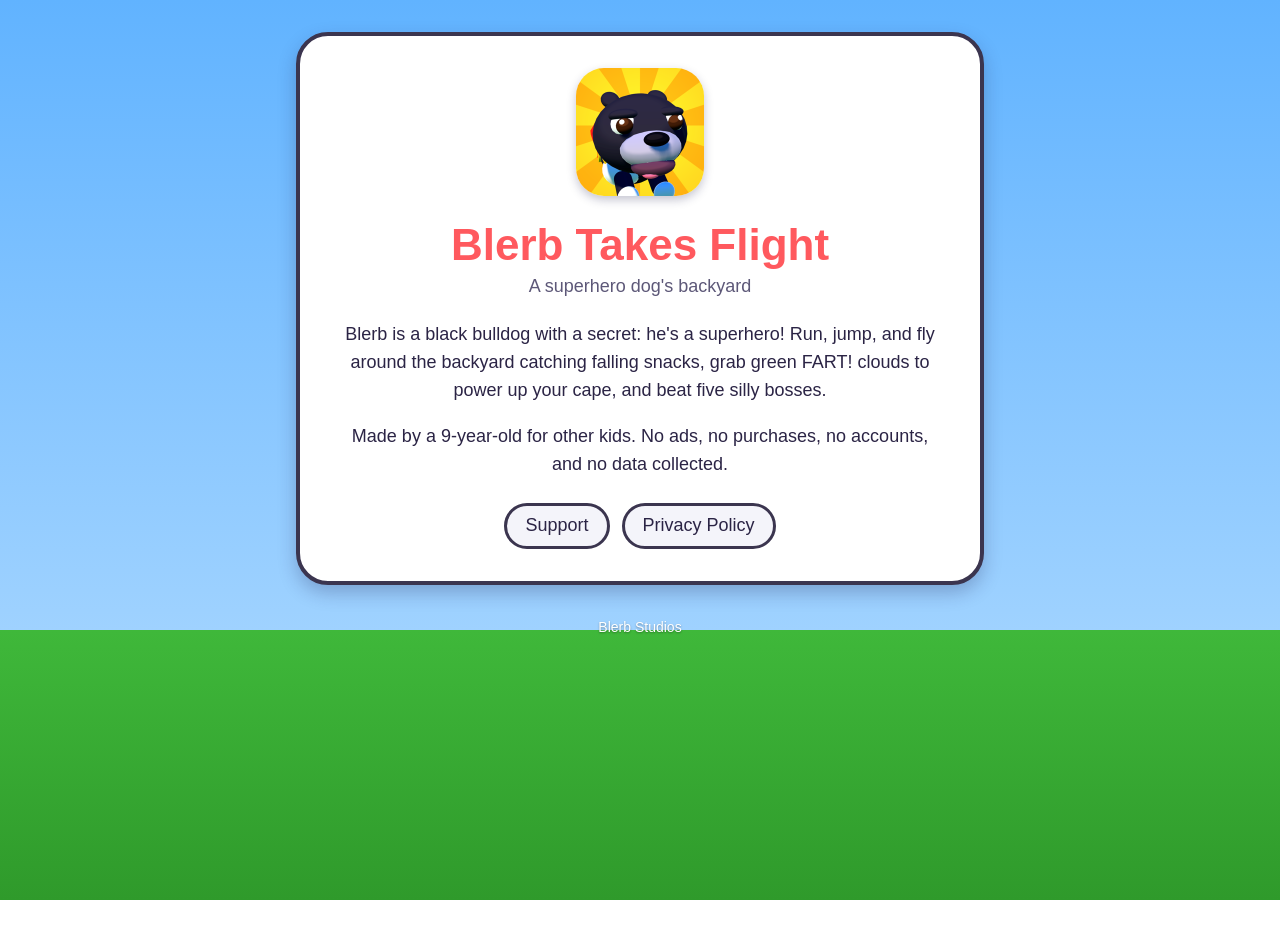
<file: index.html>
<!doctype html>
<html lang="en">
<head>
  <meta charset="utf-8">
  <meta name="viewport" content="width=device-width, initial-scale=1">
  <title>Blerb Takes Flight</title>
  <meta name="description" content="Blerb Takes Flight: a superhero bulldog arcade game for iPhone and iPad.">
  <link rel="icon" href="icon.png">
  <link rel="stylesheet" href="style.css">
</head>
<body>
  <main>
    <div class="card hero">
      <img src="icon.png" alt="Blerb the superhero bulldog">
      <h1>Blerb Takes Flight</h1>
      <p class="subtitle">A superhero dog's backyard</p>
      <p>Blerb is a black bulldog with a secret: he's a superhero! Run, jump, and fly around the backyard
        catching falling snacks, grab green FART! clouds to power up your cape, and beat five silly bosses.</p>
      <p>Made by a 9-year-old for other kids. No ads, no purchases, no accounts, and no data collected.</p>
      <nav>
        <a href="support/">Support</a>
        <a href="privacy/">Privacy Policy</a>
      </nav>
    </div>
  </main>
  <footer>Blerb Studios</footer>
</body>
</html>
</file>
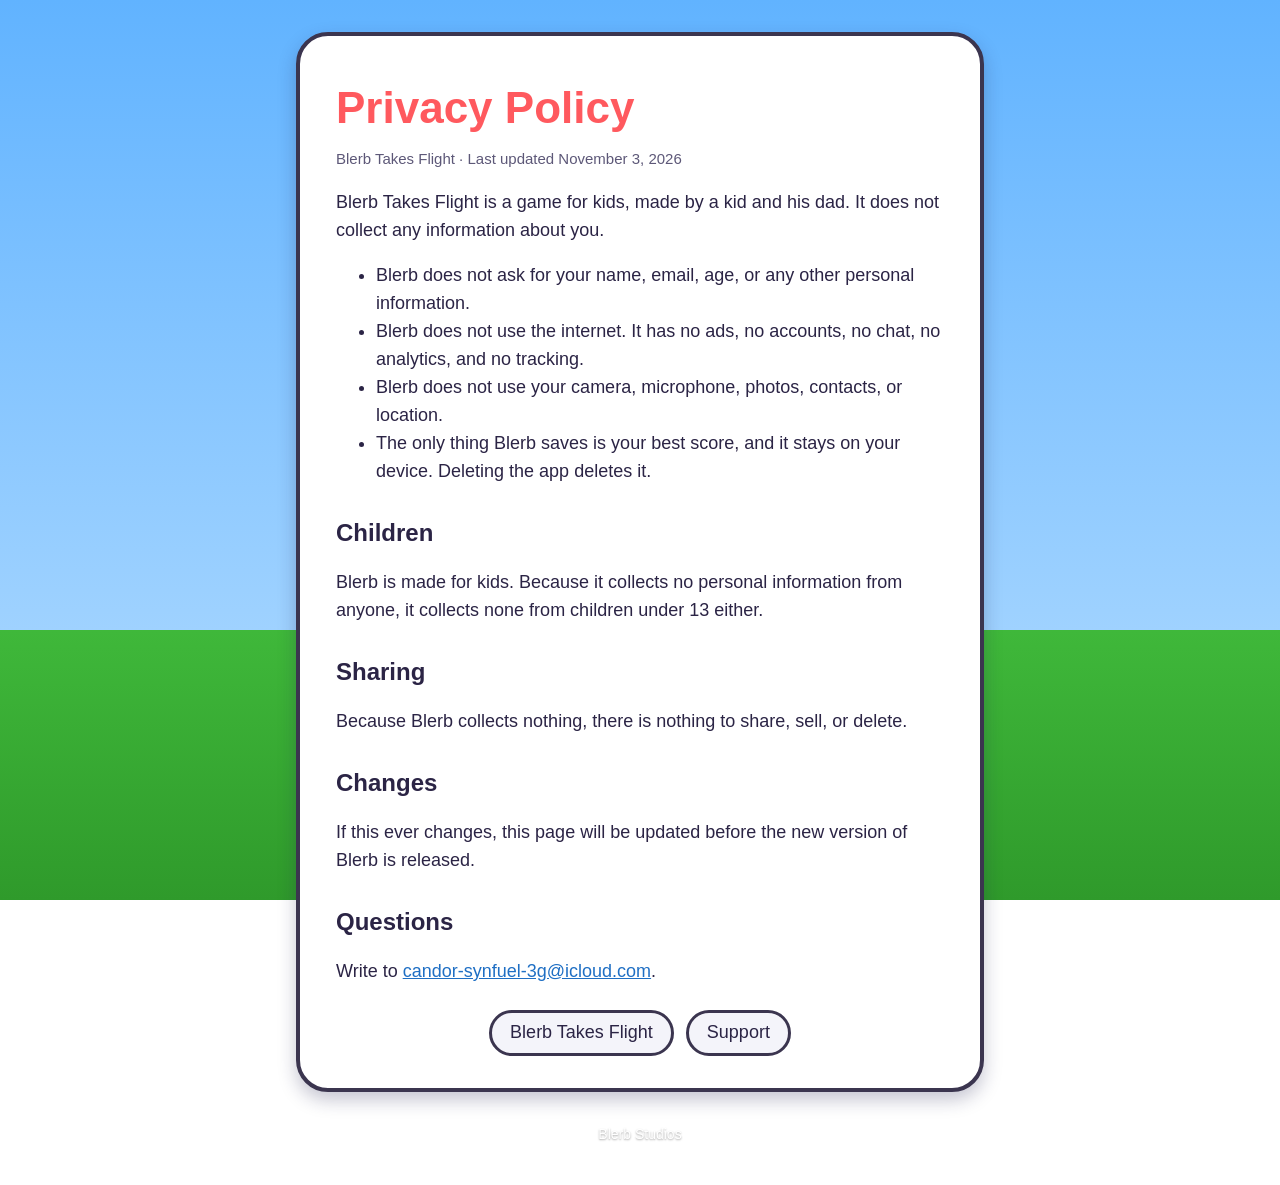
<file: privacy/index.html>
<!doctype html>
<html lang="en">
<head>
  <meta charset="utf-8">
  <meta name="viewport" content="width=device-width, initial-scale=1">
  <title>Blerb Privacy Policy</title>
  <meta name="description" content="Privacy policy for Blerb Takes Flight: the game collects no data.">
  <link rel="icon" href="../icon.png">
  <link rel="stylesheet" href="../style.css">
</head>
<body>
  <main>
    <div class="card">
      <h1>Privacy Policy</h1>
      <p class="updated">Blerb Takes Flight · Last updated November 3, 2026</p>

      <p>Blerb Takes Flight is a game for kids, made by a kid and his dad. It does not collect any
        information about you.</p>

      <ul>
        <li>Blerb does not ask for your name, email, age, or any other personal information.</li>
        <li>Blerb does not use the internet. It has no ads, no accounts, no chat, no analytics, and no
          tracking.</li>
        <li>Blerb does not use your camera, microphone, photos, contacts, or location.</li>
        <li>The only thing Blerb saves is your best score, and it stays on your device. Deleting the app
          deletes it.</li>
      </ul>

      <h2>Children</h2>
      <p>Blerb is made for kids. Because it collects no personal information from anyone, it collects none
        from children under 13 either.</p>

      <h2>Sharing</h2>
      <p>Because Blerb collects nothing, there is nothing to share, sell, or delete.</p>

      <h2>Changes</h2>
      <p>If this ever changes, this page will be updated before the new version of Blerb is released.</p>

      <h2>Questions</h2>
      <p>Write to <a href="mailto:candor-synfuel-3g@icloud.com">candor-synfuel-3g@icloud.com</a>.</p>

      <nav>
        <a href="../">Blerb Takes Flight</a>
        <a href="../support/">Support</a>
      </nav>
    </div>
  </main>
  <footer>Blerb Studios</footer>
</body>
</html>
</file>
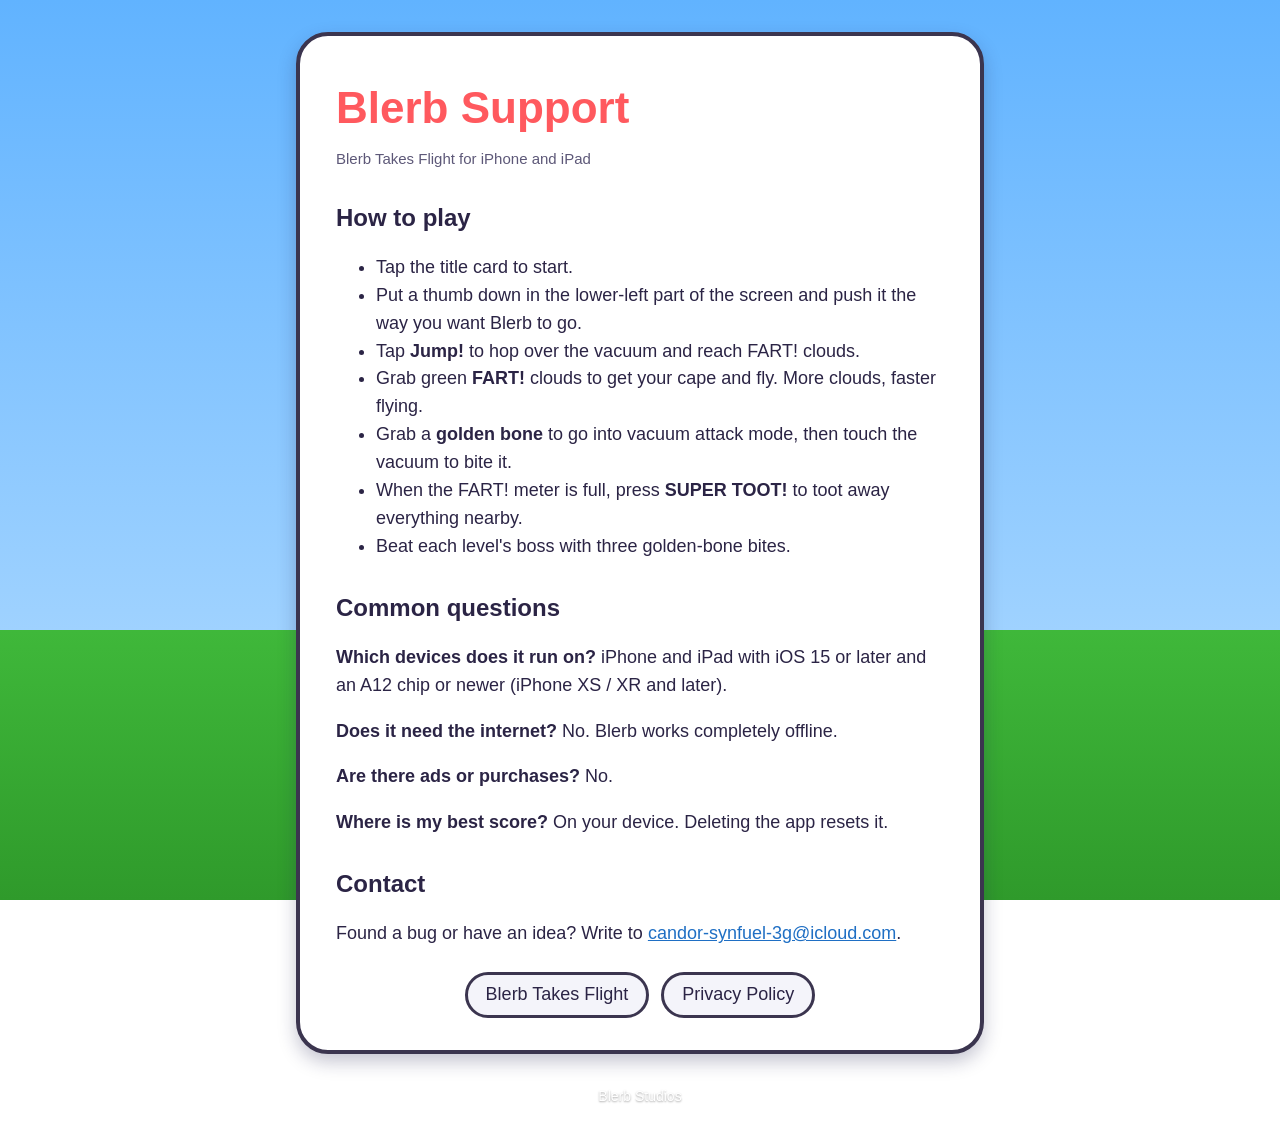
<file: support/index.html>
<!doctype html>
<html lang="en">
<head>
  <meta charset="utf-8">
  <meta name="viewport" content="width=device-width, initial-scale=1">
  <title>Blerb Support</title>
  <meta name="description" content="Help and contact for Blerb Takes Flight.">
  <link rel="icon" href="../icon.png">
  <link rel="stylesheet" href="../style.css">
</head>
<body>
  <main>
    <div class="card">
      <h1>Blerb Support</h1>
      <p class="updated">Blerb Takes Flight for iPhone and iPad</p>

      <h2>How to play</h2>
      <ul>
        <li>Tap the title card to start.</li>
        <li>Put a thumb down in the lower-left part of the screen and push it the way you want Blerb to go.</li>
        <li>Tap <strong>Jump!</strong> to hop over the vacuum and reach FART! clouds.</li>
        <li>Grab green <strong>FART!</strong> clouds to get your cape and fly. More clouds, faster flying.</li>
        <li>Grab a <strong>golden bone</strong> to go into vacuum attack mode, then touch the vacuum to bite it.</li>
        <li>When the FART! meter is full, press <strong>SUPER TOOT!</strong> to toot away everything nearby.</li>
        <li>Beat each level's boss with three golden-bone bites.</li>
      </ul>

      <h2>Common questions</h2>
      <p><strong>Which devices does it run on?</strong> iPhone and iPad with iOS 15 or later and an A12 chip or
        newer (iPhone XS / XR and later).</p>
      <p><strong>Does it need the internet?</strong> No. Blerb works completely offline.</p>
      <p><strong>Are there ads or purchases?</strong> No.</p>
      <p><strong>Where is my best score?</strong> On your device. Deleting the app resets it.</p>

      <h2>Contact</h2>
      <p>Found a bug or have an idea? Write to <a href="mailto:candor-synfuel-3g@icloud.com">candor-synfuel-3g@icloud.com</a>.</p>

      <nav>
        <a href="../">Blerb Takes Flight</a>
        <a href="../privacy/">Privacy Policy</a>
      </nav>
    </div>
  </main>
  <footer>Blerb Studios</footer>
</body>
</html>
</file>
<file: style.css>
:root {
  --sky: #61b3ff;
  --sky-deep: #3d8fe0;
  --grass: #3fb83a;
  --card: #ffffff;
  --ink: #2b2445;
  --muted: #5d5878;
  --title: #ff595e;
  --link: #1f6fc4;
  --border: #3b354f;
}

* { box-sizing: border-box; }

body {
  margin: 0;
  min-height: 100vh;
  background: linear-gradient(180deg, var(--sky) 0%, #9fd2ff 70%, var(--grass) 70%, #2f9a2b 100%) fixed;
  color: var(--ink);
  font-family: "Arial Rounded MT Bold", "Avenir Next", "Helvetica Neue", Arial, sans-serif;
  font-size: 18px;
  line-height: 1.55;
}

main {
  max-width: 720px;
  margin: 32px auto;
  padding: 0 16px;
}

.card {
  background: var(--card);
  border: 4px solid var(--border);
  border-radius: 32px;
  box-shadow: 0 8px 18px rgba(26, 26, 77, 0.25);
  padding: 32px 36px;
}

.hero { text-align: center; }

.hero img {
  width: 128px;
  height: 128px;
  border-radius: 28px;
  box-shadow: 0 4px 10px rgba(26, 26, 77, 0.25);
}

h1 {
  color: var(--title);
  font-size: 44px;
  line-height: 1.1;
  margin: 16px 0 4px;
}

h2 { font-size: 24px; margin: 28px 0 8px; }

.subtitle { color: var(--muted); margin: 0 0 20px; }

a { color: var(--link); }

nav {
  display: flex;
  gap: 12px;
  justify-content: center;
  flex-wrap: wrap;
  margin-top: 24px;
}

nav a {
  border: 3px solid var(--border);
  border-radius: 999px;
  padding: 6px 18px;
  text-decoration: none;
  color: var(--ink);
  background: #f4f4fa;
}

.updated { color: var(--muted); font-size: 15px; }

footer {
  text-align: center;
  color: #ffffff;
  font-size: 14px;
  margin: 24px 0 40px;
  text-shadow: 0 1px 2px rgba(0, 0, 0, 0.35);
}

@media (max-width: 480px) {
  .card { padding: 24px 20px; border-radius: 24px; }
  h1 { font-size: 34px; }
}
</file>
